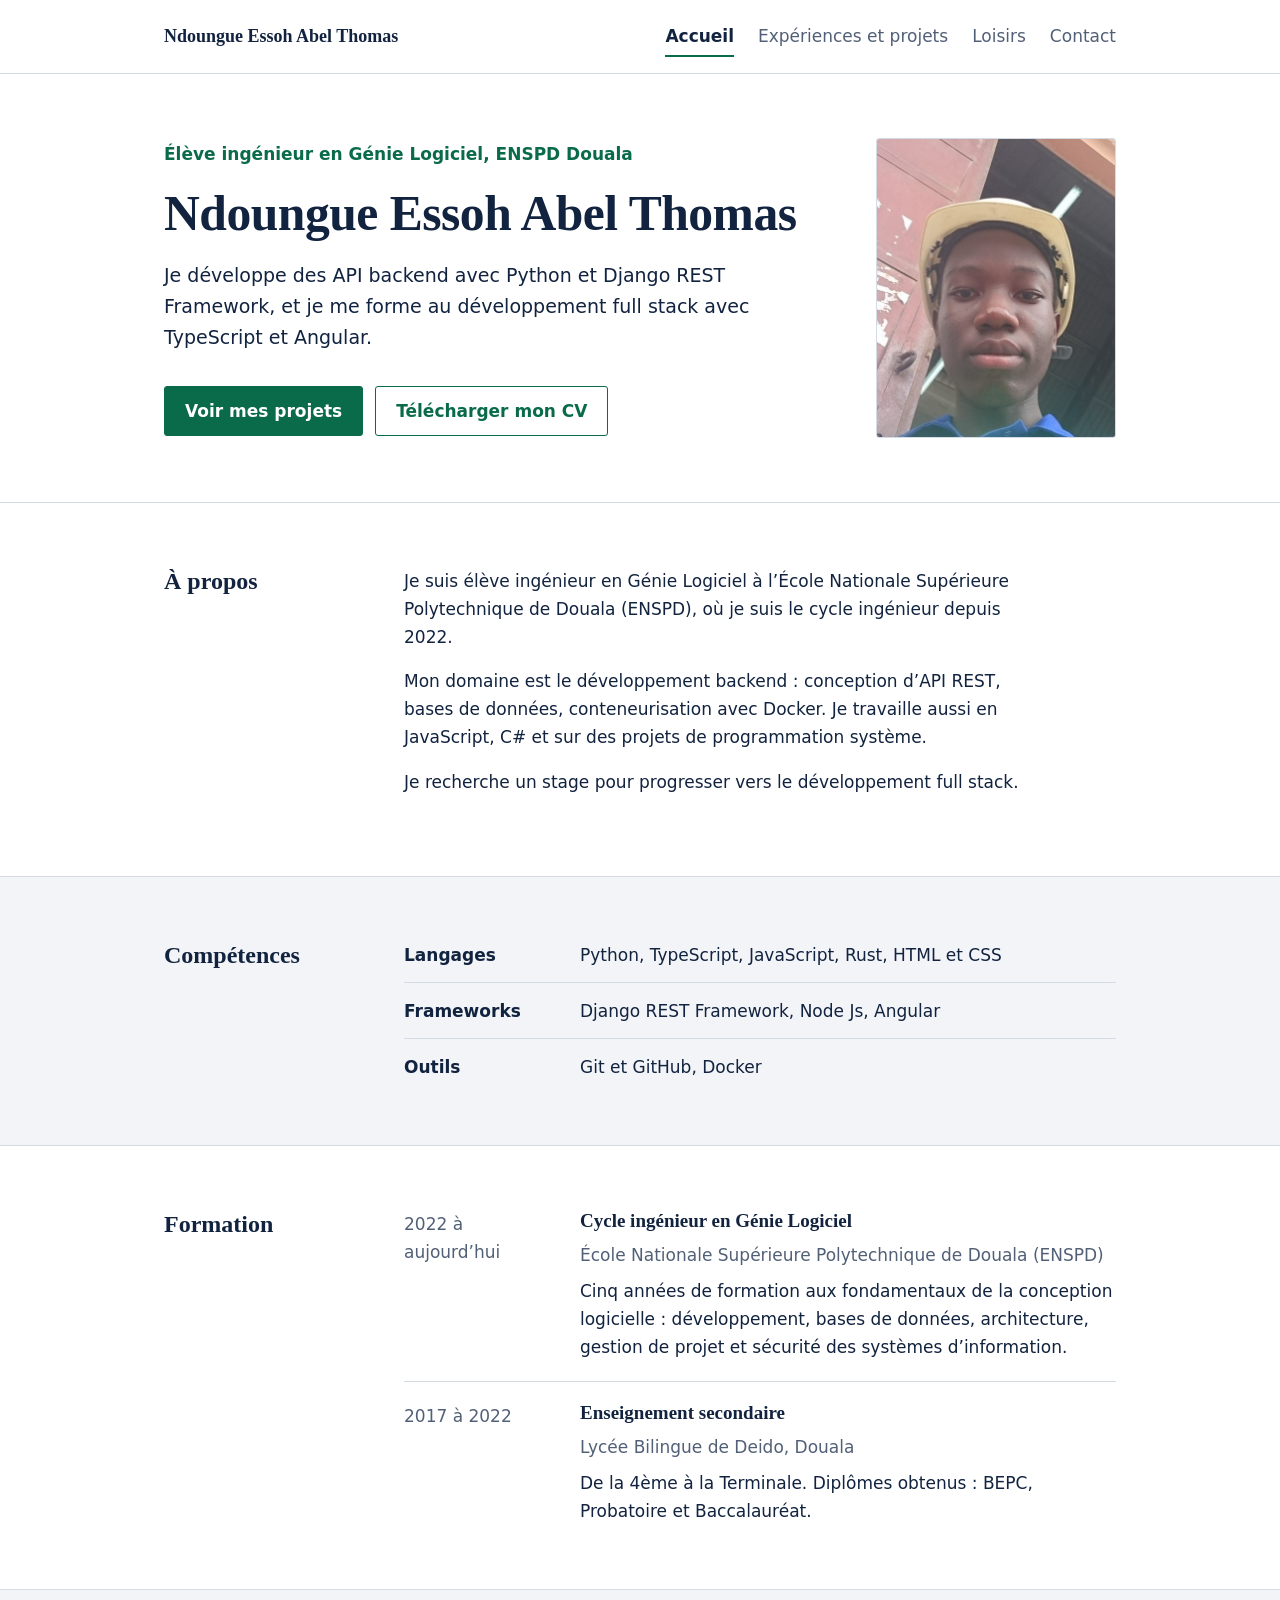
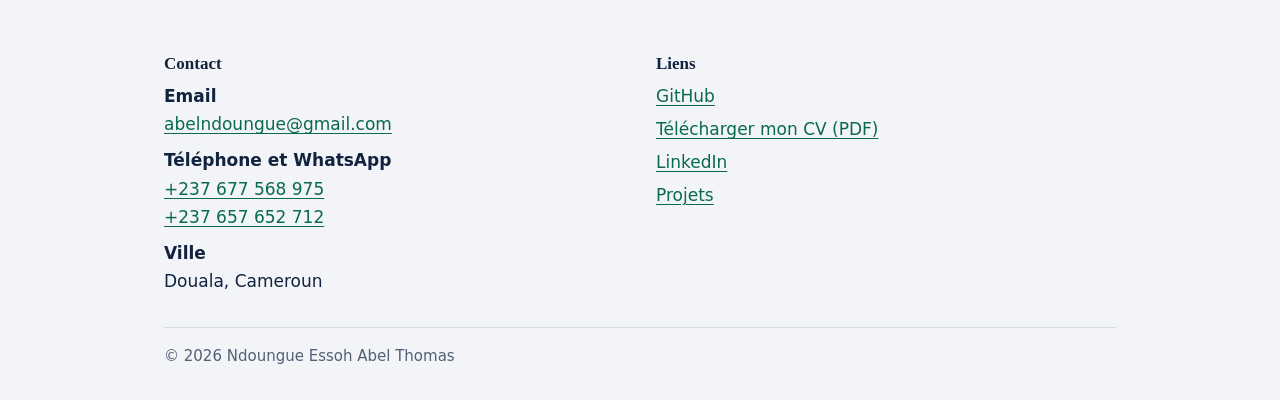
<file: index.html>
<!DOCTYPE html>
<html lang="fr">
<head>
  <meta charset="UTF-8">
  <meta name="viewport" content="width=device-width, initial-scale=1">
  <title>Ndoungue Essoh Abel Thomas | Élève ingénieur en Génie Logiciel</title>
  <meta name="description" content="CV en ligne de Ndoungue Essoh Abel Thomas, élève ingénieur en Génie Logiciel à l’ENSPD (Douala). Développement backend avec Python et Django REST Framework.">
  <meta name="author" content="Ndoungue Essoh Abel Thomas">
  <meta property="og:title" content="Ndoungue Essoh Abel Thomas | Élève ingénieur en Génie Logiciel">
  <meta property="og:description" content="CV en ligne de Ndoungue Essoh Abel Thomas, élève ingénieur en Génie Logiciel à l’ENSPD (Douala). Développement backend avec Python et Django REST Framework.">
  <meta property="og:type" content="website">
  <link rel="icon" href="img/favicon.svg" type="image/svg+xml">
  <link rel="stylesheet" href="css/style.css">
  <script data-goatcounter="https://abelndoungue.goatcounter.com/count" async src="//gc.zgo.at/count.js"></script>
</head>
<body>
  <a class="lien-evitement" href="#contenu">Aller au contenu</a>
  <header class="entete">
    <div class="conteneur entete__interieur">
      <a class="entete__nom" href="index.html">Ndoungue Essoh Abel Thomas</a>
      <nav aria-label="Navigation principale">
        <ul class="menu">
          <li><a href="index.html" aria-current="page">Accueil</a></li>
          <li><a href="experiences.html">Expériences et projets</a></li>
          <li><a href="hobbies.html">Loisirs</a></li>
          <li><a href="#contact">Contact</a></li>
        </ul>
      </nav>
    </div>
  </header>

  <main id="contenu">
    <section class="hero">
      <div class="conteneur hero__grille">
        <div>
          <p class="hero__statut">Élève ingénieur en Génie Logiciel, ENSPD Douala</p>
          <h1>Ndoungue Essoh Abel Thomas</h1>
          <p class="hero__intro">Je développe des API backend avec Python et Django REST Framework, et je me forme au développement full stack avec TypeScript et Angular.</p>
          <div class="boutons">
            <a class="bouton bouton--plein" href="experiences.html#projets">Voir mes projets</a>
            <a class="bouton" href="doc/CV_Ndoungue_Essoh_Abel_Thomas.pdf" data-goatcounter-click="telechargement-cv" target="_blank" rel="noopener noreferrer">Télécharger mon CV</a>
          </div>
        </div>
        <img class="hero__photo" src="img/profil.jpg" width="480" height="600" alt="Portrait de Ndoungue Essoh Abel Thomas">
      </div>
    </section>

    <section class="section" id="apropos">
      <div class="conteneur section__grille">
        <h2>À propos</h2>
        <div>
          <p>Je suis élève ingénieur en Génie Logiciel à l’École Nationale Supérieure Polytechnique de Douala (ENSPD), où je suis le cycle ingénieur depuis 2022.</p>
          <p>Mon domaine est le développement backend : conception d’API REST, bases de données, conteneurisation avec Docker. Je travaille aussi en JavaScript, C# et sur des projets de programmation système.</p>
          <p>Je recherche un stage pour progresser vers le développement full stack.</p>
        </div>
      </div>
    </section>

    <section class="section section--alt" id="competences">
      <div class="conteneur section__grille">
        <h2>Compétences</h2>
        <dl class="competences">
          <div>
            <dt>Langages</dt>
            <dd>Python, TypeScript, JavaScript, Rust, HTML et CSS</dd>
          </div>
          <div>
            <dt>Frameworks</dt>
            <dd>Django REST Framework, Node Js, Angular</dd>
          </div>
          <div>
            <dt>Outils</dt>
            <dd>Git et GitHub, Docker </dd>
          </div>
        </dl>
      </div>
    </section>

    <section class="section" id="formation">
      <div class="conteneur section__grille">
        <h2>Formation</h2>
        <div>
          <article class="fiche">
            <p class="fiche__date">2022 à aujourd’hui</p>
            <div>
              <h3>Cycle ingénieur en Génie Logiciel</h3>
              <p class="fiche__lieu">École Nationale Supérieure Polytechnique de Douala (ENSPD)</p>
              <p>Cinq années de formation aux fondamentaux de la conception logicielle : développement, bases de données, architecture, gestion de projet et sécurité des systèmes d’information.</p>
            </div>
          </article>
          <article class="fiche">
            <p class="fiche__date">2017 à 2022</p>
            <div>
              <h3>Enseignement secondaire</h3>
              <p class="fiche__lieu">Lycée Bilingue de Deido, Douala</p>
              <p>De la 4ème à la Terminale. Diplômes obtenus : BEPC, Probatoire et Baccalauréat.</p>
            </div>
          </article>
        </div>
      </div>
    </section>
  </main>

  <footer class="pied" id="contact">
    <div class="conteneur">
      <div class="pied__grille">
        <div>
          <h2>Contact</h2>
          <dl class="coordonnees">
            <dt>Email</dt>
            <dd><a href="mailto:abelndoungue@gmail.com">abelndoungue@gmail.com</a></dd>
            <dt>Téléphone et WhatsApp</dt>
            <dd><a href="https://wa.me/237677568975" target="_blank" rel="noopener noreferrer">+237 677 568 975</a></dd>
            <dd><a href="https://wa.me/237657652712" target="_blank" rel="noopener noreferrer">+237 657 652 712</a></dd>
            <dt>Ville</dt>
            <dd>Douala, Cameroun</dd>
          </dl>
        </div>
        <div>
          <h2>Liens</h2>
          <ul>
            <li><a href="https://github.com/AbelThomas12345" data-goatcounter-click="clic-github" target="_blank" rel="noopener noreferrer">GitHub</a></li>
            <li><a href="doc/CV_Ndoungue_Essoh_Abel_Thomas.pdf" data-goatcounter-click="telechargement-cv" target="_blank" rel="noopener noreferrer">Télécharger mon CV (PDF)</a></li>
            <li><a href="https://www.linkedin.com/in/abel-ndoungue" target="_blank" rel="noopener noreferrer">LinkedIn</a></li>
            <li><a href="experiences.html#projets" target="_blank" rel="noopener noreferrer">Projets</a></li>
          </ul>
        </div>
      </div>
      <p class="pied__copyright">© 2026 Ndoungue Essoh Abel Thomas</p>
    </div>
  </footer>
</body>
</html>
</file>
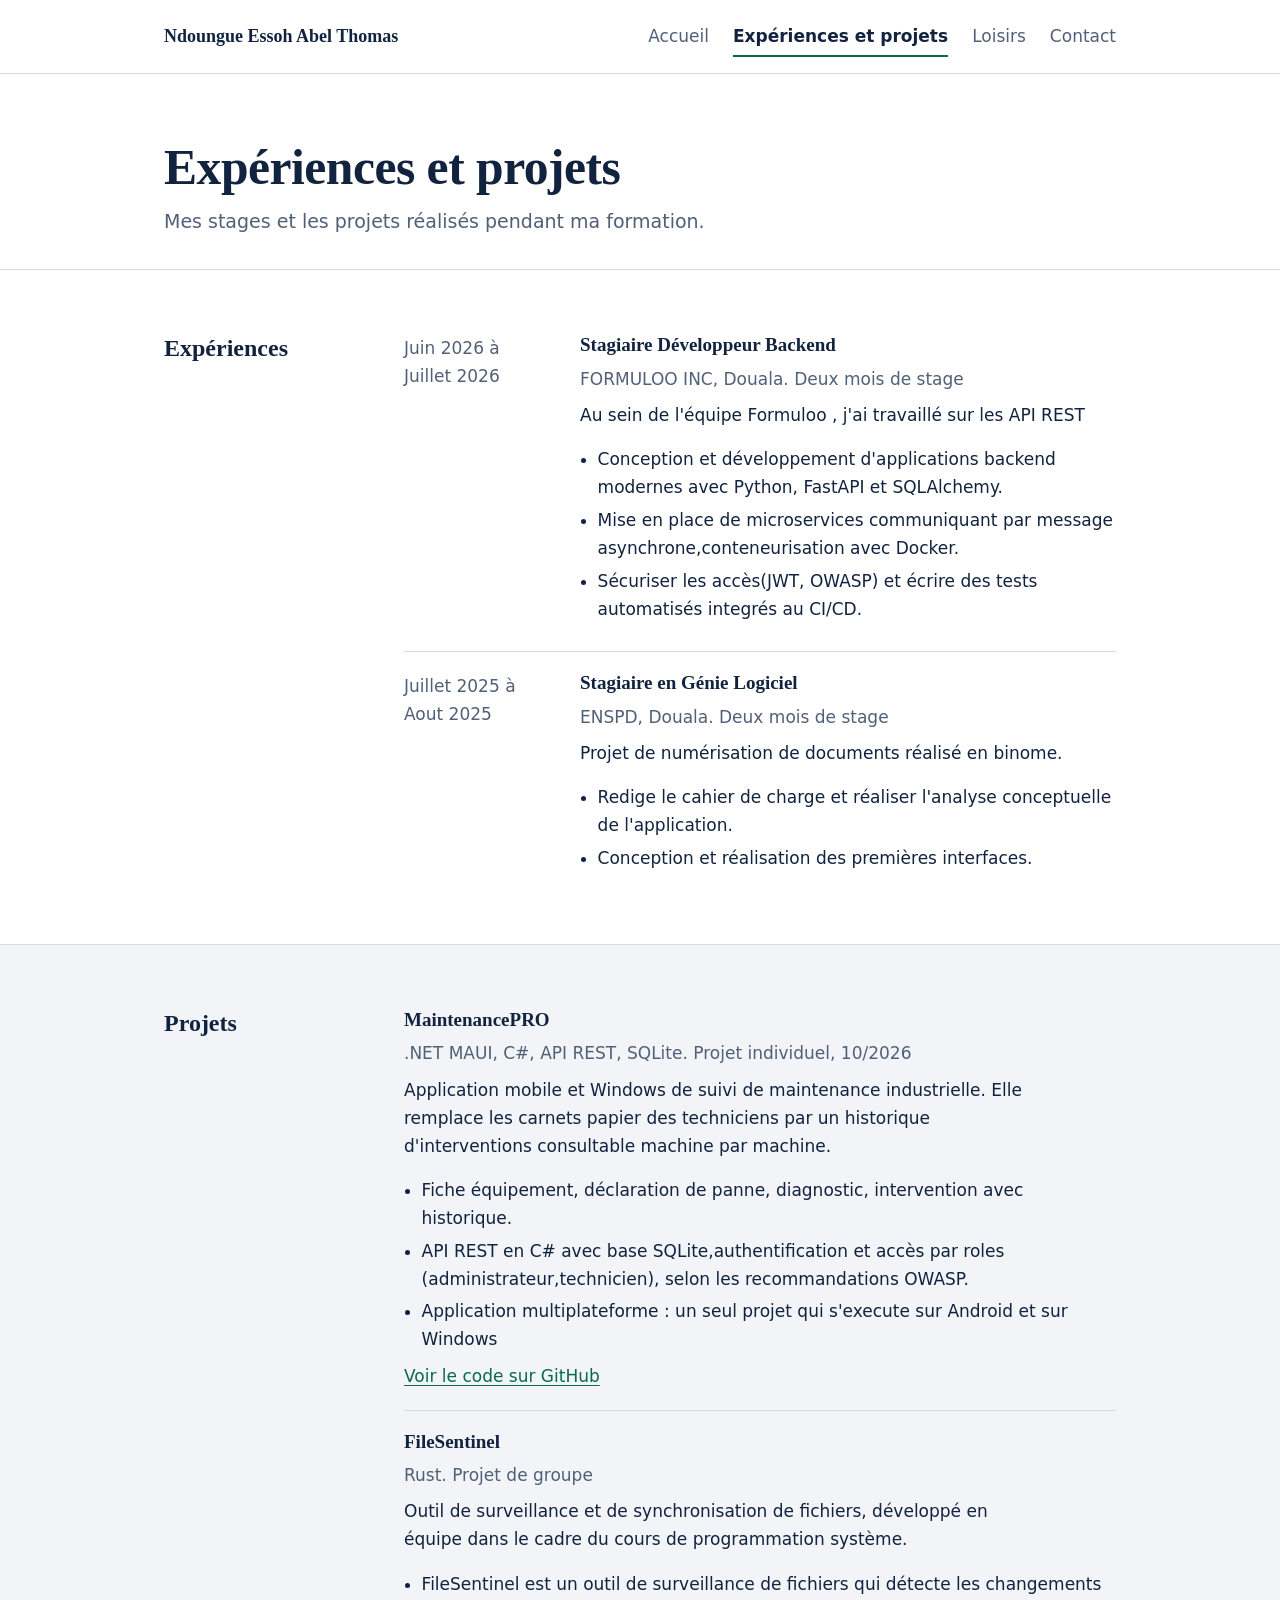
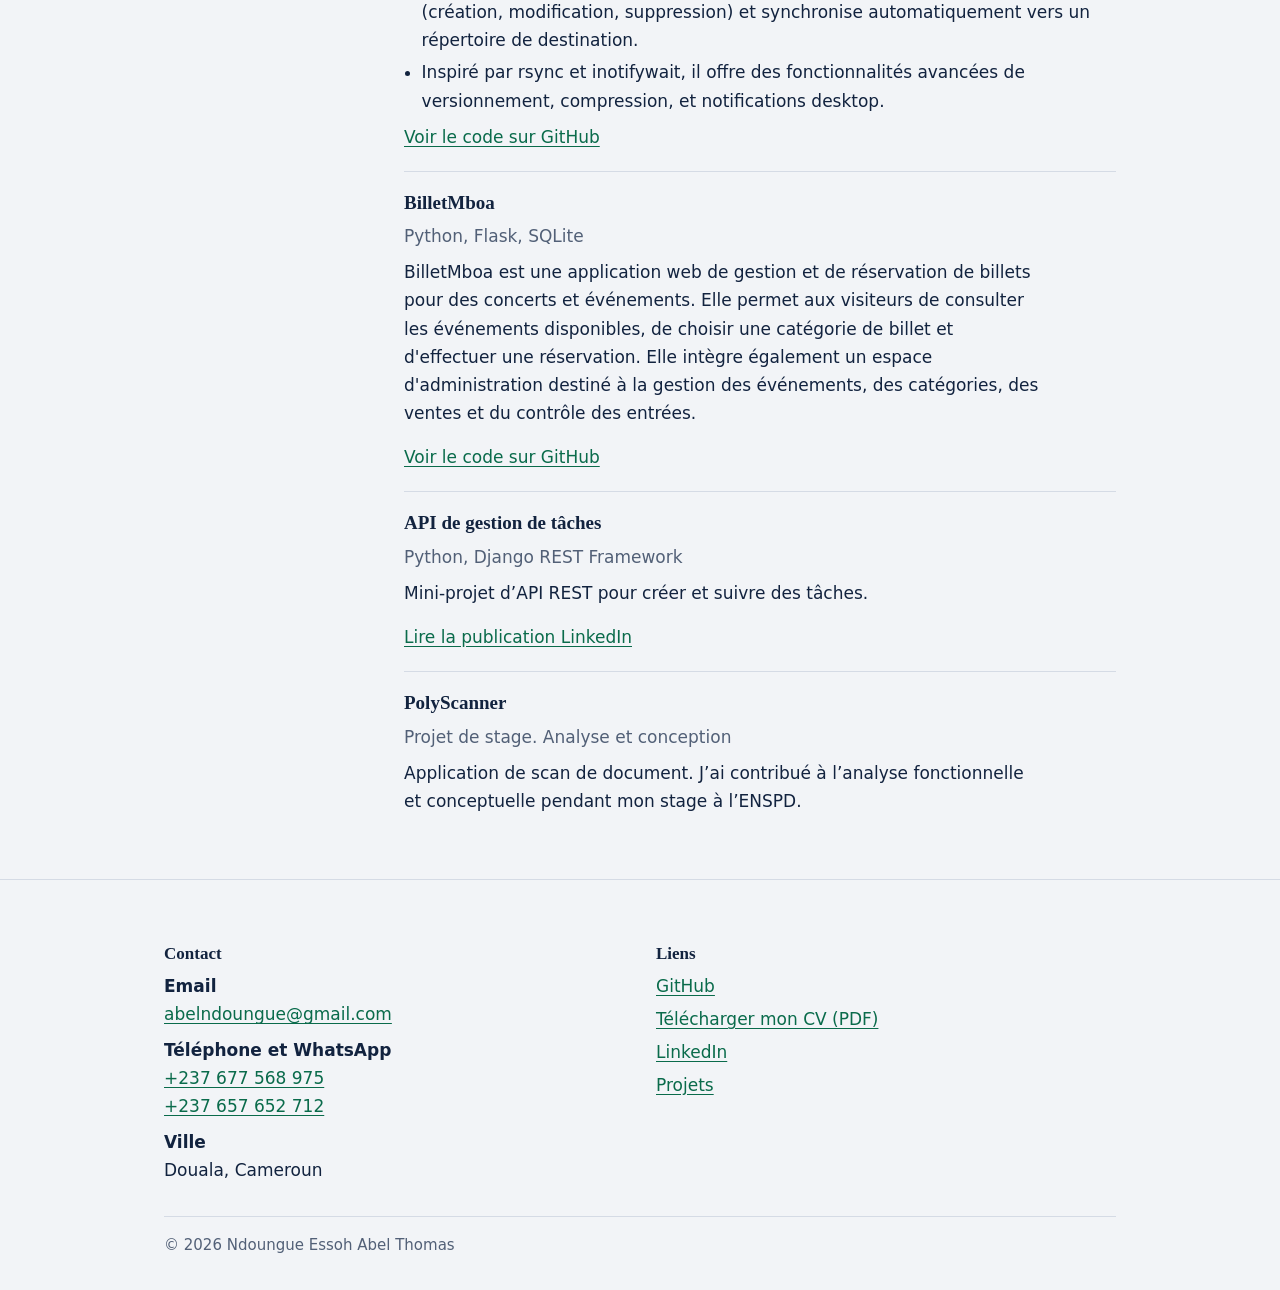
<file: experiences.html>
<!DOCTYPE html>
<html lang="fr">
<head>
  <meta charset="UTF-8">
  <meta name="viewport" content="width=device-width, initial-scale=1">
  <title>Expériences et projets | Ndoungue Essoh Abel Thomas</title>
  <meta name="description" content="Stages et projets de Ndoungue Essoh Abel Thomas : FileSentinel (Rust), API Django REST Framework, BilletMboa (Flask), PolyScanner.">
  <meta name="author" content="Ndoungue Essoh Abel Thomas">
  <meta property="og:title" content="Expériences et projets | Ndoungue Essoh Abel Thomas">
  <meta property="og:description" content="Stages et projets de Ndoungue Essoh Abel Thomas : FileSentinel (Rust), API Django REST Framework, BilletMboa (Flask), PolyScanner.">
  <meta property="og:type" content="website">
  <link rel="icon" href="img/favicon.svg" type="image/svg+xml">
  <link rel="stylesheet" href="css/style.css">
  <script data-goatcounter="https://abelndoungue.goatcounter.com/count" async src="//gc.zgo.at/count.js"></script>

</head>
<body>
  <a class="lien-evitement" href="#contenu">Aller au contenu</a>
  <header class="entete">
    <div class="conteneur entete__interieur">
      <a class="entete__nom" href="index.html">Ndoungue Essoh Abel Thomas</a>
      <nav aria-label="Navigation principale">
        <ul class="menu">
          <li><a href="index.html">Accueil</a></li>
          <li><a href="experiences.html" aria-current="page">Expériences et projets</a></li>
          <li><a href="hobbies.html">Loisirs</a></li>
          <li><a href="#contact">Contact</a></li>
        </ul>
      </nav>
    </div>
  </header>

  <main id="contenu">
    <section class="page-titre">
      <div class="conteneur">
        <h1>Expériences et projets</h1>
        <p>Mes stages et les projets réalisés pendant ma formation.</p>
      </div>
    </section>

    <section class="section" id="experiences">
      <div class="conteneur section__grille">
        <h2>Expériences</h2>
        <div>
          <article class="fiche">
            <p class="fiche__date"> Juin 2026 à  Juillet 2026</p>
            <div>
              <h3>Stagiaire Développeur Backend</h3>
              <p class="fiche__lieu">FORMULOO INC, Douala. Deux mois de stage </p>
              <p>Au sein de l'équipe Formuloo , j'ai travaillé sur les API REST </p>
                <ul class="fiche__actions">
                  <li>Conception et développement  d'applications backend modernes avec Python, FastAPI et SQLAlchemy.</li>
                  <li>Mise en place de microservices communiquant par message asynchrone,conteneurisation avec Docker.</li>
                  <li>Sécuriser les accès(JWT, OWASP) et écrire des tests automatisés integrés au CI/CD.</li>
                </ul>
            </div>
          </article>
          <article class="fiche">
            <p class="fiche__date"> Juillet 2025 à  Aout 2025</p>
            <div>
              <h3>Stagiaire en Génie Logiciel</h3>
              <p class="fiche__lieu">ENSPD, Douala. Deux mois de stage </p>
              <p>Projet de numérisation de documents réalisé en binome.</p>
                <ul class="fiche__actions">
                  <li>Redige le cahier de charge et réaliser l'analyse conceptuelle de l'application.</li>
                  <li>Conception et réalisation des premières interfaces.</li>
                </ul>
            </div>
          </article>
        </div>
      </div>
    </section>

    <section class="section section--alt" id="projets">
      <div class="conteneur section__grille">
        <h2>Projets</h2>
        <div>
          <article class="fiche fiche--simple">
            <div>
              <h3>MaintenancePRO</h3>
              <p class="fiche__lieu">.NET MAUI, C#, API REST, SQLite. Projet individuel, 10/2026</p>
              <p>Application mobile et Windows de suivi de maintenance industrielle. Elle remplace les carnets papier des techniciens par un historique d'interventions consultable machine par machine.</p>
              <ul class="fiche__actions">
                <li>Fiche équipement, déclaration de panne, diagnostic, intervention avec historique.</li>
                <li>API REST en C# avec base SQLite,authentification et accès par roles (administrateur,technicien), selon les recommandations OWASP.</li>
                <li>Application multiplateforme : un seul projet qui s'execute sur Android et sur Windows</li>
              </ul>
              <p><a href="https://github.com/Abelthomas12345/MaintenancePRO" target="_blank" rel="noopener noreferrer">Voir le code sur GitHub</a></p>
            </div>
          </article>
          <article class="fiche fiche--simple">
            <div>
              <h3>FileSentinel</h3>
              <p class="fiche__lieu">Rust. Projet de groupe</p>
              <p>Outil de surveillance et de synchronisation de fichiers, développé en équipe dans le cadre du cours de programmation système.</p>
              <ul class="fiche__actions">
                <li>FileSentinel est un outil de surveillance de fichiers qui détecte les changements (création, modification, suppression) et synchronise automatiquement vers un répertoire de destination.</li>
                <li>Inspiré par rsync et inotifywait, il offre des fonctionnalités avancées de versionnement, compression, et notifications desktop.</li>
              </ul>
              <p><a href="https://github.com/Annouuuuuuu/SN-Rust-G8" target="_blank" rel="noopener noreferrer">Voir le code sur GitHub</a></p>
            </div>
          </article>
          <article class="fiche fiche--simple">
            <div>
              <h3>BilletMboa</h3>
              <p class="fiche__lieu">Python, Flask, SQLite</p>
              <p>BilletMboa est une application web de gestion et de réservation de billets pour des concerts et événements. 
                Elle permet aux visiteurs de consulter les événements disponibles, de choisir une catégorie de billet et d'effectuer une réservation. 
                Elle intègre également un espace d'administration destiné à la gestion des événements, des catégories, des ventes et du contrôle des entrées.
              </p>
              <p><a href="https://github.com/Abelthomas12345/BilletMboa" target="_blank" rel="noopener noreferrer">Voir le code sur GitHub</a></p>
            </div>
          </article>
          <article class="fiche fiche--simple">
            <div>
              <h3>API de gestion de tâches</h3>
              <p class="fiche__lieu">Python, Django REST Framework</p>
              <p>Mini-projet d’API REST pour créer et suivre des tâches.</p>
              <p><a href="https://lnkd.in/p/dU5XiSQh" target="_blank" rel="noopener noreferrer">Lire la publication LinkedIn</a></p>
            </div>
          </article>
          <article class="fiche fiche--simple">
            <div>
              <h3>PolyScanner</h3>
              <p class="fiche__lieu">Projet de stage. Analyse et conception</p>
              <p>Application de scan de document. J’ai contribué à l’analyse fonctionnelle et conceptuelle pendant mon stage à l’ENSPD.</p>
            </div>
          </article>
        </div>
      </div>
    </section>
  </main>

  <footer class="pied" id="contact">
    <div class="conteneur">
      <div class="pied__grille">
        <div>
          <h2>Contact</h2>
          <dl class="coordonnees">
            <dt>Email</dt>
            <dd><a href="mailto:abelndoungue@gmail.com">abelndoungue@gmail.com</a></dd>
            <dt>Téléphone et WhatsApp</dt>
            <dd><a href="https://wa.me/237677568975" target="_blank" rel="noopener noreferrer">+237 677 568 975</a></dd>
            <dd><a href="https://wa.me/237657652712" target="_blank" rel="noopener noreferrer">+237 657 652 712</a></dd>
            <dt>Ville</dt>
            <dd>Douala, Cameroun</dd>
          </dl>
        </div>
        <div>
          <h2>Liens</h2>
          <ul>
            <li><a href="https://github.com/AbelThomas12345" data-goatcounter-click="click-github" target="_blank" rel="noopener noreferrer">GitHub</a></li>
            <li><a href="doc/CV_Ndoungue_Essoh_Abel_Thomas.pdf"  data-goatcounter-click="telechargement-cv" target="_blank" rel="noopener noreferrer">Télécharger mon CV (PDF)</a></li>
            <li><a href="https://www.linkedin.com/in/abel-ndoungue" target="_blank" rel="noopener noreferrer">LinkedIn</a></li>
            <li><a href="experiences.html#projets" target="_blank" rel="noopener noreferrer">Projets</a></li>
          </ul>
        </div>
      </div>
      <p class="pied__copyright">© 2026 Ndoungue Essoh Abel Thomas</p>
    </div>
  </footer>
</body>
</html>
</file>
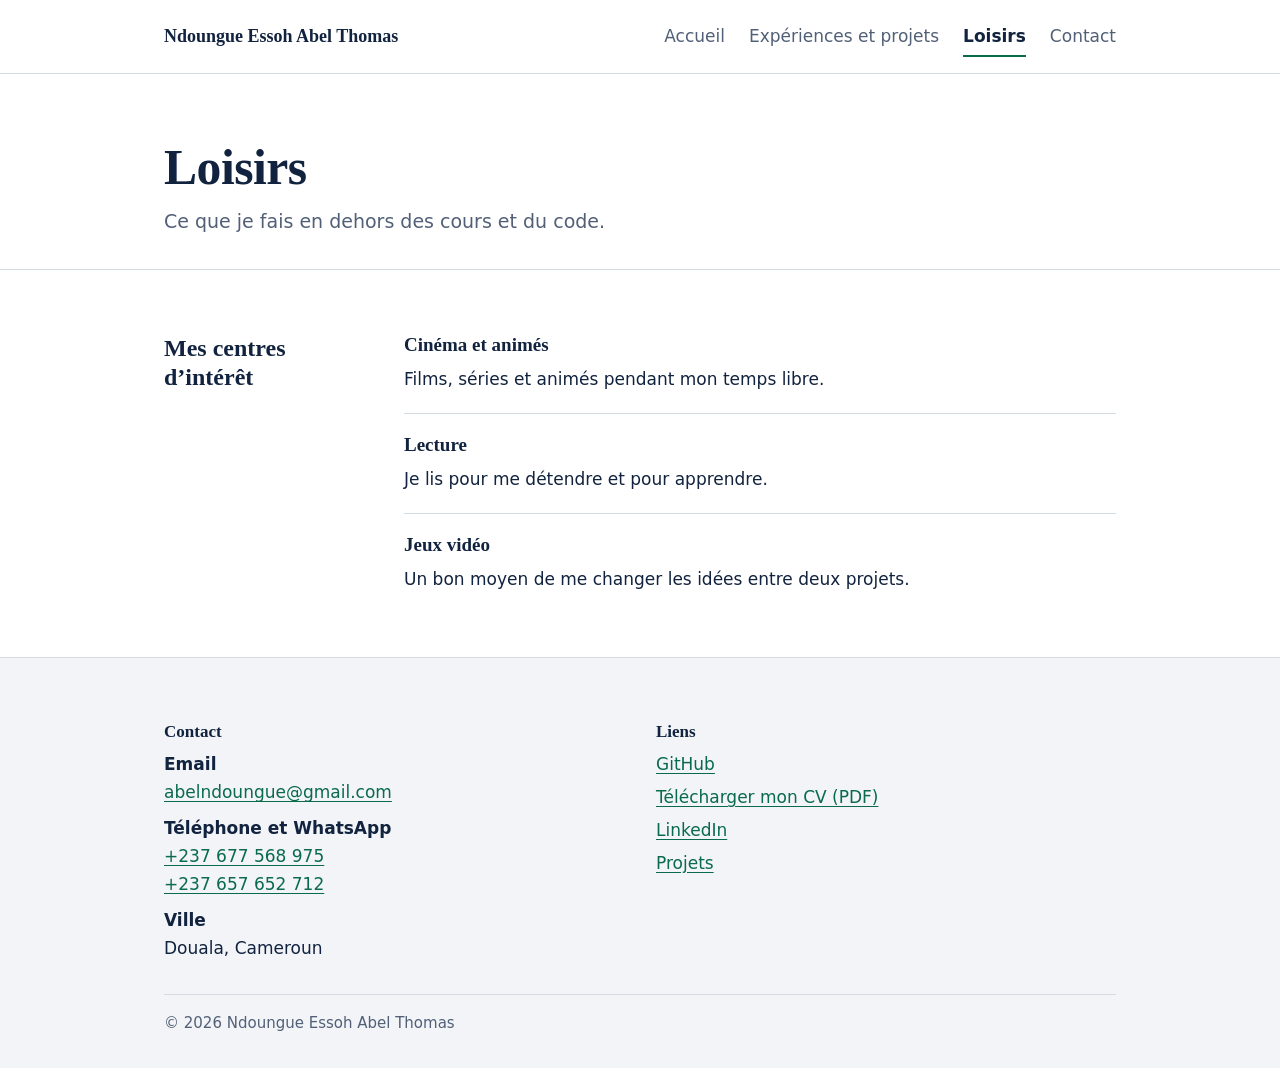
<file: hobbies.html>
<!DOCTYPE html>
<html lang="fr">
<head>
  <meta charset="UTF-8">
  <meta name="viewport" content="width=device-width, initial-scale=1">
  <title>Loisirs | Ndoungue Essoh Abel Thomas</title>
  <meta name="description" content="Centres d’intérêt de Ndoungue Essoh Abel Thomas : cinéma et animés, lecture, jeux vidéo.">
  <meta name="author" content="Ndoungue Essoh Abel Thomas">
  <meta property="og:title" content="Loisirs | Ndoungue Essoh Abel Thomas">
  <meta property="og:description" content="Centres d’intérêt de Ndoungue Essoh Abel Thomas : cinéma et animés, lecture, jeux vidéo.">
  <meta property="og:type" content="website">
  <link rel="icon" href="img/favicon.svg" type="image/svg+xml">
  <link rel="stylesheet" href="css/style.css">
  <script data-goatcounter="https://abelndoungue.goatcounter.com/count" async src="//gc.zgo.at/count.js"></script>

</head>
<body>
  <a class="lien-evitement" href="#contenu">Aller au contenu</a>
  <header class="entete">
    <div class="conteneur entete__interieur">
      <a class="entete__nom" href="index.html">Ndoungue Essoh Abel Thomas</a>
      <nav aria-label="Navigation principale">
        <ul class="menu">
          <li><a href="index.html">Accueil</a></li>
          <li><a href="experiences.html">Expériences et projets</a></li>
          <li><a href="hobbies.html" aria-current="page">Loisirs</a></li>
          <li><a href="#contact">Contact</a></li>
        </ul>
      </nav>
    </div>
  </header>

  <main id="contenu">
    <section class="page-titre">
      <div class="conteneur">
        <h1>Loisirs</h1>
        <p>Ce que je fais en dehors des cours et du code.</p>
      </div>
    </section>

    <section class="section">
      <div class="conteneur section__grille">
        <h2>Mes centres d’intérêt</h2>
        <div>
          <article class="fiche fiche--simple">
            <div>
              <h3>Cinéma et animés</h3>
              <p>Films, séries et animés pendant mon temps libre.</p>
            </div>
          </article>
          <article class="fiche fiche--simple">
            <div>
              <h3>Lecture</h3>
              <p>Je lis pour me détendre et pour apprendre.</p>
            </div>
          </article>
          <article class="fiche fiche--simple">
            <div>
              <h3>Jeux vidéo</h3>
              <p>Un bon moyen de me changer les idées entre deux projets.</p>
            </div>
          </article>
        </div>
      </div>
    </section>
  </main>

  <footer class="pied" id="contact">
    <div class="conteneur">
      <div class="pied__grille">
        <div>
          <h2>Contact</h2>
          <dl class="coordonnees">
            <dt>Email</dt>
            <dd><a href="mailto:abelndoungue@gmail.com">abelndoungue@gmail.com</a></dd>
            <dt>Téléphone et WhatsApp</dt>
            <dd><a href="https://wa.me/237677568975" target="_blank" rel="noopener noreferrer">+237 677 568 975</a></dd>
            <dd><a href="https://wa.me/237657652712" target="_blank" rel="noopener noreferrer">+237 657 652 712</a></dd>
            <dt>Ville</dt>
            <dd>Douala, Cameroun</dd>
          </dl>
        </div>
        <div>
          <h2>Liens</h2>
          <ul>
            <li><a href="https://github.com/AbelThomas12345" data-goatcounter-click="click-github" target="_blank" rel="noopener noreferrer">GitHub</a></li>
            <li><a href="doc/CV_Ndoungue_Essoh_Abel_Thomas.pdf" data-goatcounter-click="telechargement-cv" target="_blank" rel="noopener noreferrer">Télécharger mon CV (PDF)</a></li>
            <li><a href="https://www.linkedin.com/in/abel-ndoungue" target="_blank" rel="noopener noreferrer">LinkedIn</a></li>
            <li><a href="experiences.html#projets" target="_blank" rel="noopener noreferrer">Projets</a></li>
          </ul>
        </div>
      </div>
      <p class="pied__copyright">© 2026 Ndoungue Essoh Abel Thomas</p>
    </div>
  </footer>
</body>
</html>
</file>
<file: css/style.css>
/* ==========================================================================
   CV en ligne : feuille de style unique
   --------------------------------------------------------------------------
   Pour changer l'apparence du site, modifie d'abord la section 1 (variables).
   Sommaire :
     1. Variables (couleurs, typographie, espacements)
     2. Base (reset, texte, liens)
     3. Mise en page (conteneur, en-tête, sections, pied de page)
     4. Composants (boutons, fiches, listes de compétences)
     5. Page d'accueil (hero)
     6. Adaptation mobile
     7. Impression
   ========================================================================== */


/* 1. VARIABLES
   ========================================================================== */
:root {
  /* Couleurs */
  --c-fond:        #ffffff;
  --c-fond-alt:    #f2f4f7;   /* bandes de section et pied de page */
  --c-texte:       #12233f;   /* bleu nuit pour le texte */
  --c-discret:     #526077;   /* dates, légendes, infos secondaires */
  --c-bordure:     #d5dbe5;
  --c-accent:      #0a6b4b;   /* vert : liens, boutons, soulignement du menu */
  --c-accent-fonce:#07503a;   /* survol */

  /* Typographie : polices système, rien à télécharger */
  --f-titre: Georgia, "Times New Roman", serif;
  --f-texte: system-ui, -apple-system, "Segoe UI", Roboto, "Helvetica Neue", Arial, sans-serif;

  /* Espacements */
  --espace-s: 0.5rem;
  --espace-m: 1rem;
  --espace-l: 2rem;
  --espace-xl: 4rem;

  /* Divers */
  --largeur-max: 62rem;
  --rayon: 3px;
}


/* 2. BASE
   ========================================================================== */
*,
*::before,
*::after { box-sizing: border-box; }

html { scroll-behavior: smooth; }

body {
  margin: 0;
  font-family: var(--f-texte);
  font-size: 1.0625rem;
  line-height: 1.65;
  color: var(--c-texte);
  background: var(--c-fond);
}

h1, h2, h3 {
  font-family: var(--f-titre);
  font-weight: 700;
  line-height: 1.2;
  margin: 0 0 var(--espace-s);
}

h1 { font-size: clamp(2.1rem, 5vw, 3.1rem); letter-spacing: -0.01em; }
h2 { font-size: 1.5rem; }
h3 { font-size: 1.1875rem; }

p { margin: 0 0 var(--espace-m); max-width: 40rem; }
ul { margin: 0; padding: 0; list-style: none; }

a { color: var(--c-accent); text-underline-offset: 0.18em; }
a:hover { color: var(--c-accent-fonce); }

:focus-visible {
  outline: 3px solid var(--c-accent);
  outline-offset: 2px;
}

img { max-width: 100%; height: auto; display: block; }

.lien-evitement {
  position: absolute;
  left: -999px;
  top: 0;
  padding: var(--espace-s) var(--espace-m);
  background: var(--c-texte);
  color: #fff;
}
.lien-evitement:focus { left: var(--espace-m); top: var(--espace-s); z-index: 10; }


/* 3. MISE EN PAGE
   ========================================================================== */
.conteneur {
  width: 100%;
  max-width: var(--largeur-max);
  margin: 0 auto;
  padding: 0 1.25rem;
}

/* En-tête et menu */
.entete { border-bottom: 1px solid var(--c-bordure); }

.entete__interieur {
  display: flex;
  flex-wrap: wrap;
  align-items: center;
  justify-content: space-between;
  gap: var(--espace-s) var(--espace-l);
  padding-top: var(--espace-m);
  padding-bottom: var(--espace-m);
}

.entete__nom {
  font-family: var(--f-titre);
  font-size: 1.125rem;
  font-weight: 700;
  color: var(--c-texte);
  text-decoration: none;
}

.menu { display: flex; flex-wrap: wrap; gap: 0 1.5rem; }

/* .menu li:hover{ 
  background: rgba(15, 213, 121, 0.6);
  border-bottom: 2px solid #07503a;
} */

.menu a {
  display: block;
  padding: 0.35rem 0;
  color: var(--c-discret);
  text-decoration: none;
  border-bottom: 2px solid transparent;
}
.menu a:hover { 
  color: var(--c-texte);
  background: rgba(15, 213, 121, 0.6);
  border-bottom: 2px solid #07503a;
}
.menu a[aria-current="page"] {
  color: var(--c-texte);
  font-weight: 600;
  border-bottom-color: var(--c-accent);
}

/* Sections : titre à gauche, contenu à droite */
.section { padding: var(--espace-xl) 0; border-top: 1px solid var(--c-bordure); }
.section--alt { background: var(--c-fond-alt); }
.section:first-of-type { border-top: 0; }

.section__grille {
  display: grid;
  grid-template-columns: 13rem 1fr;
  gap: var(--espace-m) var(--espace-l);
}

/* En-tête de page secondaire (Projets, Loisirs) */
.page-titre { padding: var(--espace-xl) 0 var(--espace-l); }
.page-titre p { color: var(--c-discret); font-size: 1.1875rem; margin-bottom: 0; }

/* Pied de page */
.pied {
  padding: var(--espace-xl) 0 var(--espace-l);
  background: var(--c-fond-alt);
  border-top: 1px solid var(--c-bordure);
}

.pied__grille {
  display: grid;
  grid-template-columns: repeat(auto-fit, minmax(14rem, 1fr));
  gap: var(--espace-l);
}

.pied h2 { font-size: 1.0625rem; }
.pied li { margin-bottom: 0.3rem; }
.pied__copyright {
  margin: var(--espace-l) 0 0;
  padding-top: var(--espace-m);
  border-top: 1px solid var(--c-bordure);
  color: var(--c-discret);
  font-size: 0.9375rem;
  max-width: none;
}


/* 4. COMPOSANTS
   ========================================================================== */

/* Boutons */
.boutons { display: flex; flex-wrap: wrap; gap: 0.75rem; margin-top: var(--espace-l); }

.bouton {
  display: inline-block;
  padding: 0.65rem 1.25rem;
  border: 1px solid var(--c-accent);
  border-radius: var(--rayon);
  font-weight: 600;
  text-decoration: none;
  color: var(--c-accent);
  background: transparent;
}
.bouton:hover { background: var(--c-accent); color: #fff; }

.bouton--plein { background: var(--c-accent); color: #fff; }
.bouton--plein:hover { background: var(--c-accent-fonce); border-color: var(--c-accent-fonce); }

/* Fiche : une ligne de parcours, d'expérience, de projet ou de loisir.
   Structure : date (ou rien) à gauche, texte à droite. */
.fiche {
  display: grid;
  grid-template-columns: 9rem 1fr;
  gap: var(--espace-s) var(--espace-l);
  padding: 1.25rem 0;
  border-bottom: 1px solid var(--c-bordure);
}
.fiche:first-child { padding-top: 0; }
.fiche:last-child { border-bottom: 0; padding-bottom: 0; }


.fiche__date {
  color: var(--c-discret);
  font-variant-numeric: tabular-nums;
}
.fiche__lieu { color: var(--c-discret); margin-bottom: var(--espace-s); }
.fiche p:last-child { margin-bottom: 0; }

.fiche__actions {
  margin: 0 0 var(--espace-s);
  padding-left: 1.1rem;
  list-style: disc;
}

.fiche__actions li {
  margin-bottom: 0.3rem;
  max-width: 40 rem;
}

/* Fiche sans colonne de date (projets, loisirs) */
.fiche--simple { grid-template-columns: 1fr; }

/* Liste de compétences : catégorie à gauche, éléments à droite */
.competences { margin: 0; }
.competences > div {
  display: grid;
  grid-template-columns: 9rem 1fr;
  gap: var(--espace-s) var(--espace-l);
  padding: 0.85rem 0;
  border-bottom: 1px solid var(--c-bordure);
}
.competences > div:first-child { padding-top: 0; }
.competences > div:last-child { border-bottom: 0; padding-bottom: 0; }
.competences dt { font-weight: 600; }
.competences dd { margin: 0; }

/* Liste de coordonnées */
.coordonnees { margin: 0; }
.coordonnees dt { font-weight: 600; margin-top: var(--espace-s); }
.coordonnees dd { margin: 0; }


/* 5. PAGE D'ACCUEIL (hero)
   ========================================================================== */
.hero { padding: var(--espace-xl) 0; }

.hero__grille {
  display: grid;
  grid-template-columns: 1fr 15rem;
  gap: var(--espace-l) 3.5rem;
  align-items: center;
}

.hero__statut {
  margin-bottom: var(--espace-m);
  color: var(--c-accent);
  font-weight: 600;
}

.hero__intro { font-size: 1.1875rem; margin-top: var(--espace-m); }

.hero__photo {
  width: 100%;
  aspect-ratio: 4 / 5;
  object-fit: cover;
  border-radius: var(--rayon);
  border: 1px solid var(--c-bordure);
}


/* 6. ADAPTATION MOBILE
   ========================================================================== */
@media (max-width: 760px) {
  body { font-size: 1rem; }

  .section { padding: 2.5rem 0; }
  .section__grille { grid-template-columns: 1fr; }

  .fiche,
  .competences > div { grid-template-columns: 1fr; gap: 0.15rem; }

  .hero { padding: 2.5rem 0; }
  .hero__grille { grid-template-columns: 1fr; }
  .hero__photo { max-width: 11rem; order: -1; }
}

@media (prefers-reduced-motion: reduce) {
  html { scroll-behavior: auto; }
}


/* 7. IMPRESSION (le site s'imprime comme un CV propre)
   ========================================================================== */
@media print {
  .menu, .boutons, .lien-evitement { display: none; }
  .section--alt, .pied { background: none; }
  .section { padding: 1.25rem 0; break-inside: avoid; }
  a { color: inherit; text-decoration: none; }
}
</file>
